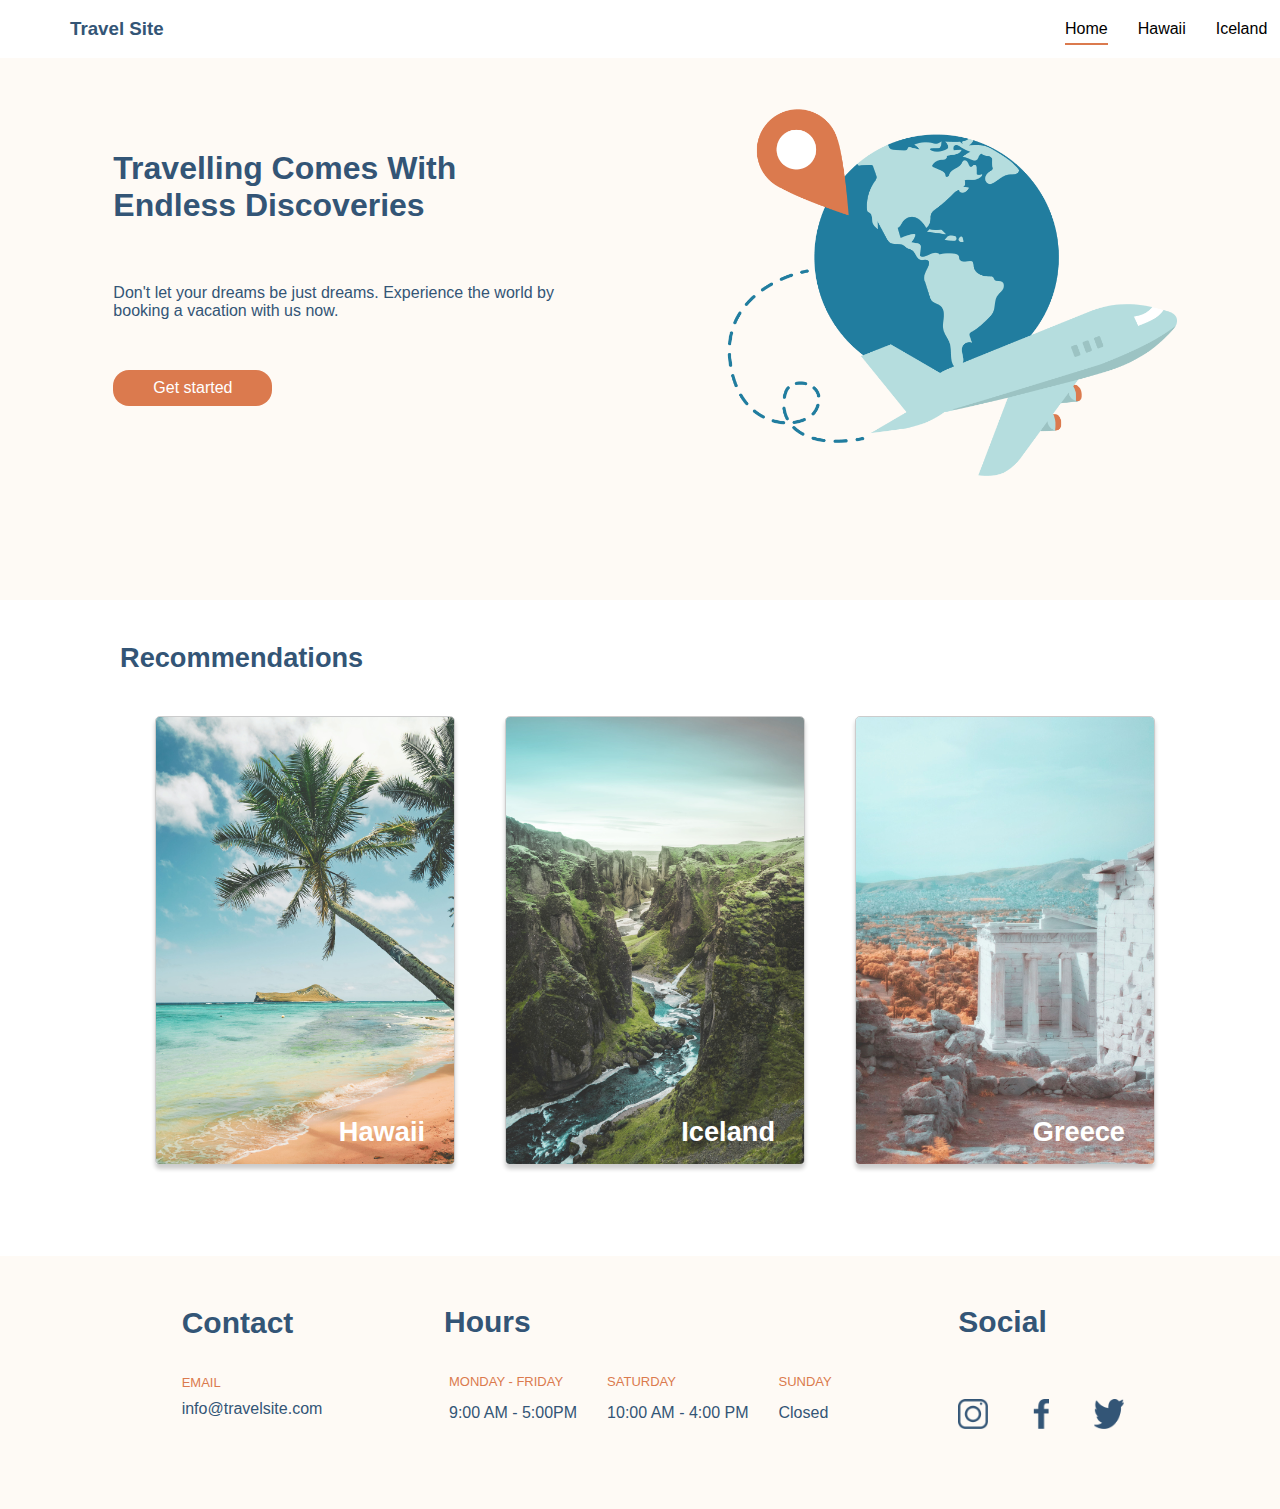
<file: index.html>
<html lang="en">

<head>
    <meta charset="UTF-8">
    <meta http-equiv="X-UA-Compatible" content="IE=edge">
    <meta name="viewport" content="width=device-width, initial-scale=1.0">
    <link rel="stylesheet" href="./css/main.css" />
    <link rel="stylesheet" href="./css/global.css" />
    <title>Travel site</title>
</head>

<body>

    <main class="main-nav__section">
        <h3 class="main-nav__title">Travel Site</h3>
        <nav>
            <ul class="main-nav__list">
                <div class="main-nav__wrapper--hover1">
                    <li class="main-nav__item" id="home"> <a class="nav__links" href="index.html">Home</a></li>
                </div>
                <div class="main-nav__wrapper--hover">
                    <li class="main-nav__item" id="hawaii"> <a class="nav__links" href="pages/hawaii.html">Hawaii</a>
                    </li>
                </div>
                <div class="main-nav__wrapper--hover">
                    <li class="main-nav__item" id="iceland"> <a class="nav__links" href="pages/iceland.html">Iceland</a>
                    </li>
                </div>
                <div class="main-nav__wrapper--hover">
                    <li class="main-nav__item" id="greece"> <a class="nav__links" href="pages/greece.html">Greece</a>
                    </li>
                </div>
            </ul>
        </nav>
    </main>

    <header class="hero__section">
        <div class="hero-section__container">
            <h1 class="hero-section__title"> Travelling Comes With<br>Endless Discoveries</h1>
            <p class="hero-slogan">Don't let your dreams be just dreams. Experience the world by booking a vacation
                with us now.</p>
            <button class="hero__cta"><a href="pages/form.html">Get started</a></button>
        </div>

        <hero-img__container>
            <img class="hero-image" src="/assets/images/hero.png" alt="plane going around the world illustration">
            </hero__container>
    </header>

    <h3 class="card-title">Recommendations</h3>
    <section class="card__container">
        <div class="card-content__hawaii">
            <div class="card__image">
                <img class="card-country__image" src="assets/images/hawaii.jpg" alt="Hawaii scenery">
                <div class="card-country__title">Hawaii</div>
            </div>
        </div>
        <div class="card-content__iceland">
            <div class="card__image">
                <img class="card-country__image" src="assets/images/iceland.jpg" alt="Iceland scenery">
                <div class="card-country__title">Iceland</div>
            </div>
        </div>
        <div class="card-content__greece">
            <div class="card__image">
                <img class="card-country__image" src="assets/images/greece.jpg" alt="Hawaii scenery">
                <div class="card-country__title">Greece</div>
            </div>
        </div>
    </section>

    <footer class="footer">
        <section class="footer__container">
            <div class="footer__contact">
                <ul>
                    <li>
                        <h3>Contact</h3>
                    </li>
                    <div class="footer-contact__info">
                        <li class="footer__email">
                            <p>EMAIL</p>
                        </li>
                        <li>
                            <a href="">info@travelsite.com</a>
                        </li>
                    </div>
                </ul>
            </div>

            <div class="hours">
                <h3>Hours</h3>
                <div class="hours__wrapper">
                    <section class="hours__inner">
                        <h6>MONDAY - FRIDAY</h6>
                        <p>9:00 AM - 5:00PM</p>
                    </section>
                    <section class="hours__inner">
                        <h6>SATURDAY</h6>
                        <p>10:00 AM - 4:00 PM</p>
                    </section>
                    <section class="hours__inner">
                        <h6>SUNDAY</h6>
                        <p>Closed</p>
                    </section>
                </div>

            </div>

            <div class="Social">
                <h3>Social</h3>
                <div class="social__logos">
                    <img class="instagram-logo" src="assets/icon-instagram.png">
                    <img class="facebook-logo" src="assets/icon-facebook.png">
                    <img class="twitter-logo" src="assets/icon-twitter.png">

                </div>
            </div>

        </section>
    </footer>


</body>

</html>
</file>
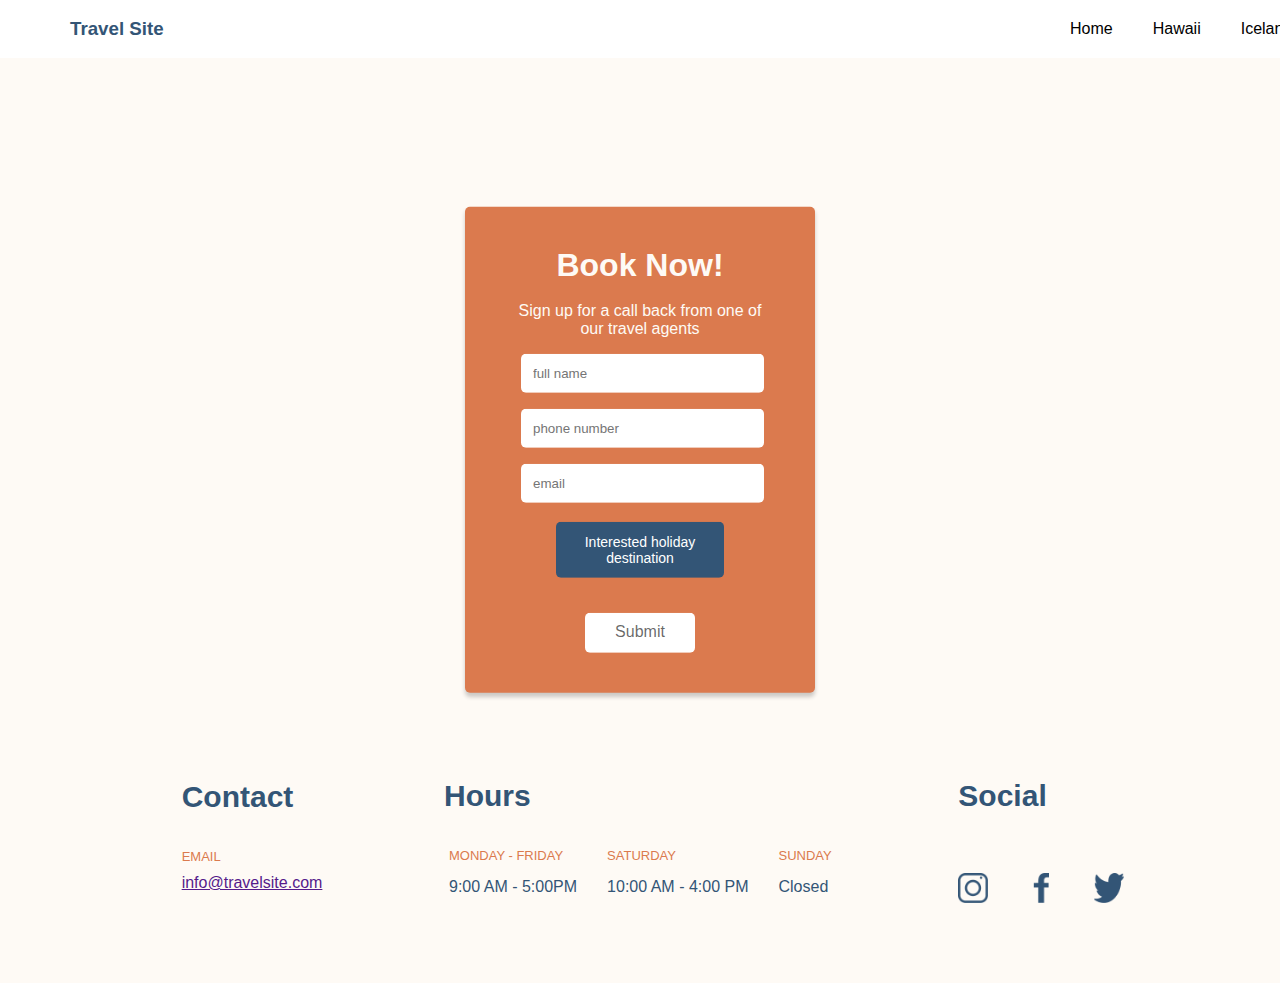
<file: pages/form.html>
<html lang="en">

<head>
    <meta charset="UTF-8">
    <meta http-equiv="X-UA-Compatible" content="IE=edge">
    <meta name="viewport" content="width=device-width, initial-scale=1.0">
    <link rel="stylesheet" href="../css/form.css" />
    <link rel="stylesheet" href="../css/global.css" />
    <title>Document</title>
</head>

<body>
    <!--
    <main class="main-nav__section">
        <h3 class="main-nav__title">Travel Site</h3>
        <nav>
            <ul class="main-nav__list">
                <div class="main-nav__wrapper--hover">
                    <li class="main-nav__item"> <a class="nav__links" href="../index.html">Home</a></li>
                </div>
                <div class="main-nav__wrapper--hover">
                    <li class="main-nav__item"> <a class="nav__links" href=" pages/hawaii.html">Hawaii</a> </li>
                </div>
                <div class="main-nav__wrapper--hover">
                    <li class="main-nav__item"> <a class="nav__links" href=" pages/iceland.html">Iceland</a></li>
                </div>
                <div class="main-nav__wrapper--hover">
                    <li class="main-nav__item"> <a class="nav__links" href=" pages/greece.html">Greece</a></li>
                </div>
            </ul>


        </nav>
    </main>
-->
    <main class="main-nav__section">
        <h3 class="main-nav__title">Travel Site</h3>
        <nav>
            <ul class="main-nav__list">
                <div class="main-nav__wrapper--hover">
                    <li class="main-nav__item" id="home"> <a class="nav__links" href="../index.html">Home</a></li>
                </div>
                <div class="main-nav__wrapper--hover">
                    <li class="main-nav__item--hawaii" id="hawaii"> <a class="nav__links" href="hawaii.html">Hawaii</a>
                    </li>
                </div>
                <div class="main-nav__wrapper--hover">
                    <li class="main-nav__item" id="iceland"> <a class="nav__links" href="iceland.html">Iceland</a></li>
                </div>
                <div class="main-nav__wrapper--hover">
                    <li class="main-nav__item" id="greece"> <a class="nav__links" href="greece.html">Greece</a></li>
                </div>
            </ul>


        </nav>
    </main>

    <!--form -->
    <section class="signup-form__wrapper">
        <div class="signup-form__content">
            <h1>Book Now!</h1> <br>
            <p>Sign up for a call back from one of our travel agents</p>
            <label class="signup-form__info">
                <input type="text" placeholder="full name"></input><br>
            </label>
            <label class="signup-form__info">
                <input type="number" placeholder="phone number"></input>
            </label>
            <label class="signup-form__info">
                <input type="email" placeholder="email"></input>
            </label>

            <div class="dropdown">
                <button class="dropbtn">Interested holiday destination</button>
                <div class="dropdown-content">
                    <input type="checkbox">
                    <label for="option1"> Hawaii</label><br>
                    <input type="checkbox">
                    <label for="option2"> Greece </label><br>
                    <input type="checkbox">
                    <label for="option3"> Iceland</label><br><br>
                </div>
            </div>

            <a href="../pages/form2.html" id="button">Submit</a>
        </div>
    </section>
    <!--footer -->
    <footer class="footer">
        <section class="footer__container">
            <div class="footer__contact">
                <ul>
                    <li>
                        <h3>Contact</h3>
                    </li>
                    <div class="footer-contact__info">
                        <li class="footer__email">
                            <p>EMAIL</p>
                        </li>
                        <li>
                            <a href="">info@travelsite.com</a>
                        </li>
                    </div>
                </ul>
            </div>

            <div class="hours">
                <h3>Hours</h3>
                <div class="hours__wrapper">
                    <section class="hours__inner">
                        <h6>MONDAY - FRIDAY</h6>
                        <p>9:00 AM - 5:00PM</p>
                    </section>
                    <section class="hours__inner">
                        <h6>SATURDAY</h6>
                        <p>10:00 AM - 4:00 PM</p>
                    </section>
                    <section class="hours__inner">
                        <h6>SUNDAY</h6>
                        <p>Closed</p>
                    </section>
                </div>

            </div>

            <div class="Social">
                <h3>Social</h3>
                <div class="social__logos">
                    <img class="instagram-logo" src="../assets/icon-instagram.png">
                    <img class="facebook-logo" src="../assets/icon-facebook.png">
                    <img class="twitter-logo" src="../assets/icon-twitter.png">

                </div>
            </div>

        </section>
    </footer>



</body>

</html>

<!-- REFERENCES
Dropdown menu reference: https://www.w3schools.com/howto/tryit.asp?filename=tryhow_css_js_dropdown_hover 
Sign-up form reference: https://codepen.io/akashrajendra/pen/QENzKM 
Plane flying animation: https://codepen.io/Decomind/pen/KKPxJpZ
-->
</file>
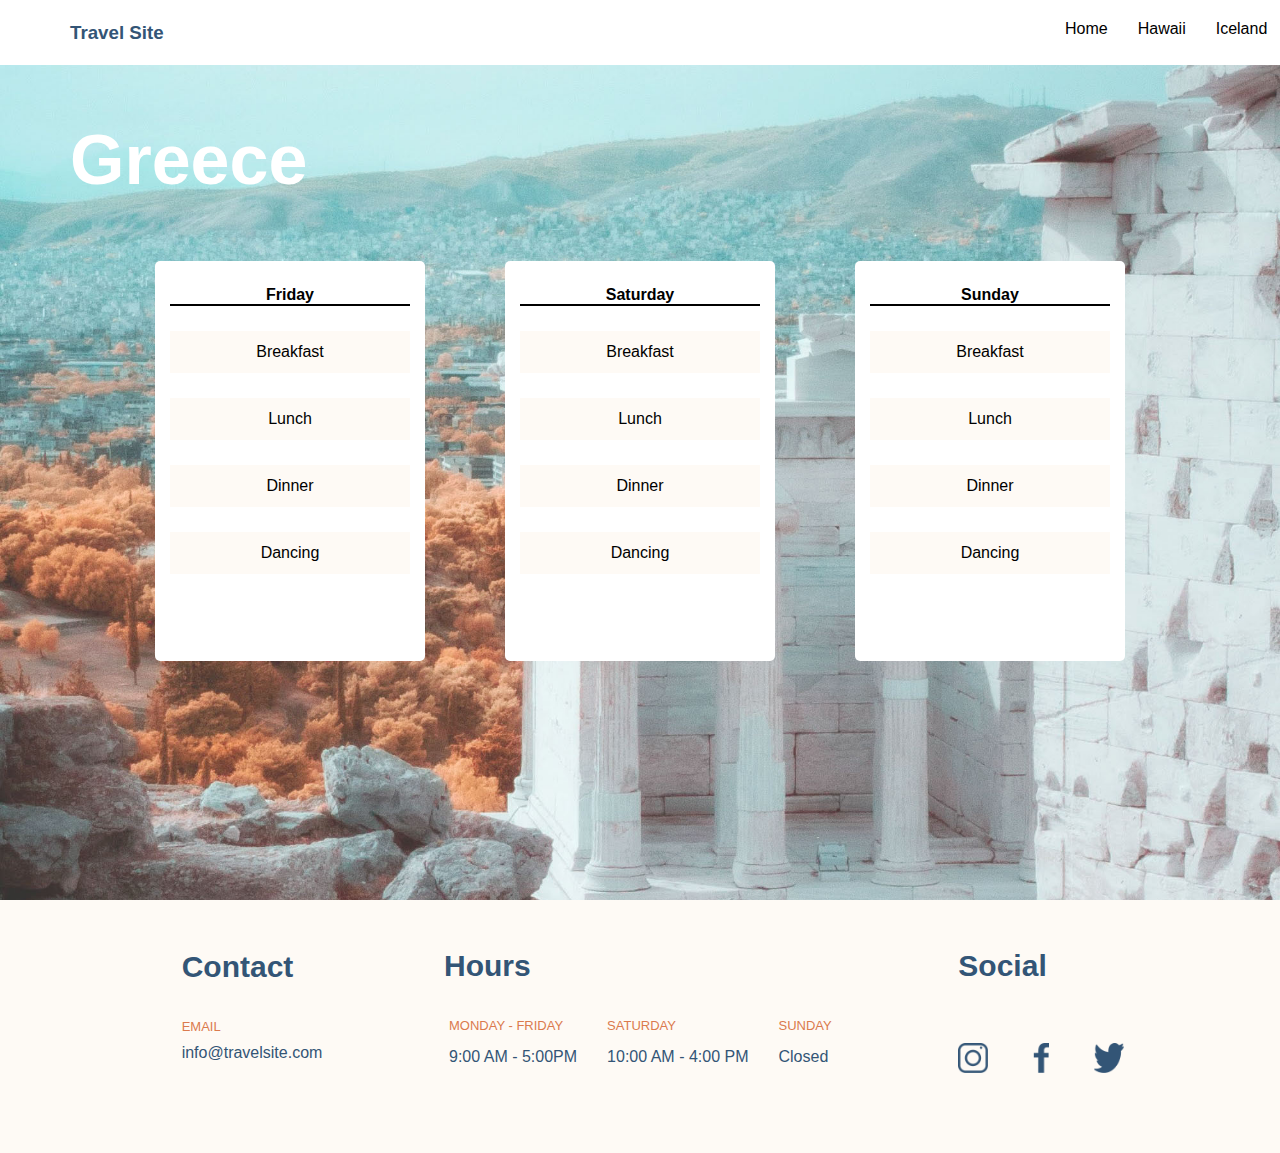
<file: pages/greece.html>
<html lang="en">

<head>
    <meta charset="UTF-8">
    <meta http-equiv="X-UA-Compatible" content="IE=edge">
    <meta name="viewport" content="width=device-width, initial-scale=1.0">
    <link rel="stylesheet" href="../css/destinations.css" />
    <link rel="stylesheet" href="../css/global.css" />
    <title>Document</title>
</head>

<body>

    <main class="main-nav__section">
        <h3 class="main-nav__title">Travel Site</h3>
        <nav>
            <ul class="main-nav__list">
                <div class="main-nav__wrapper--hover">
                    <li class="main-nav__item" id="home"> <a class="nav__links" href="../index.html">Home</a></li>
                </div>
                <div class="main-nav__wrapper--hover">
                    <li class="main-nav__item" id="hawaii"> <a class="nav__links" href="hawaii.html">Hawaii</a> </li>
                </div>
                <div class="main-nav__wrapper--hover">
                    <li class="main-nav__item" id="iceland"> <a class="nav__links" href="iceland.html">Iceland</a></li>
                </div>
                <div class="main-nav__wrapper--hover">
                    <li class="main-nav__item--greece" id="greece"> <a class="nav__links" href="greece.html">Greece</a>
                    </li>
                </div>
            </ul>


        </nav>
    </main>

    <div class="background-img__wrapper">
        <header class="background-img__greece">
            <div class="hawaii-title__wrapper">
                <h1 class="hawaii">Greece</h1>
            </div>
            <div class="hawaii__wrapper">
                <section class="hawaii-itinerary">
                    <div class="itinerary-items">
                        <div class="itinerary__day">Friday </div>
                        <div class="itinerary__content">Breakfast</div>
                        <div class="itinerary__content">Lunch</div>
                        <div class="itinerary__content">Dinner</div>
                        <div class="itinerary__content">Dancing</div>
                    </div>

                    <div class="itinerary-items">
                        <div class="itinerary__day">Saturday </div>
                        <div class="itinerary__content">Breakfast</div>
                        <div class="itinerary__content">Lunch</div>
                        <div class="itinerary__content">Dinner</div>
                        <div class="itinerary__content">Dancing</div>
                    </div>


                    <div class="itinerary-items">
                        <div class="itinerary__day">Sunday</div>
                        <div class="itinerary__content">Breakfast</div>
                        <div class="itinerary__content">Lunch</div>
                        <div class="itinerary__content">Dinner</div>
                        <div class="itinerary__content">Dancing</div>
                    </div>
                </section>
            </div>
        </header>
    </div>

    <footer class="footer">
        <section class="footer__container">
            <div class="footer__contact">
                <ul>
                    <li>
                        <h3>Contact</h3>
                    </li>
                    <div class="footer-contact__info">
                        <li class="footer__email">
                            <p>EMAIL</p>
                        </li>
                        <li>
                            <a href="">info@travelsite.com</a>
                        </li>
                    </div>
                </ul>
            </div>

            <div class="hours">
                <h3>Hours</h3>
                <div class="hours__wrapper">
                    <section class="hours__inner">
                        <h6>MONDAY - FRIDAY</h6>
                        <p>9:00 AM - 5:00PM</p>
                    </section>
                    <section class="hours__inner">
                        <h6>SATURDAY</h6>
                        <p>10:00 AM - 4:00 PM</p>
                    </section>
                    <section class="hours__inner">
                        <h6>SUNDAY</h6>
                        <p>Closed</p>
                    </section>
                </div>

            </div>

            <div class="Social">
                <h3>Social</h3>
                <div class="social__logos">
                    <img class="instagram-logo" src="../assets/icon-instagram.png">
                    <img class="facebook-logo" src="../assets/icon-facebook.png">
                    <img class="twitter-logo" src="../assets/icon-twitter.png">

                </div>
            </div>

        </section>
    </footer>
</body>

</html>
</file>
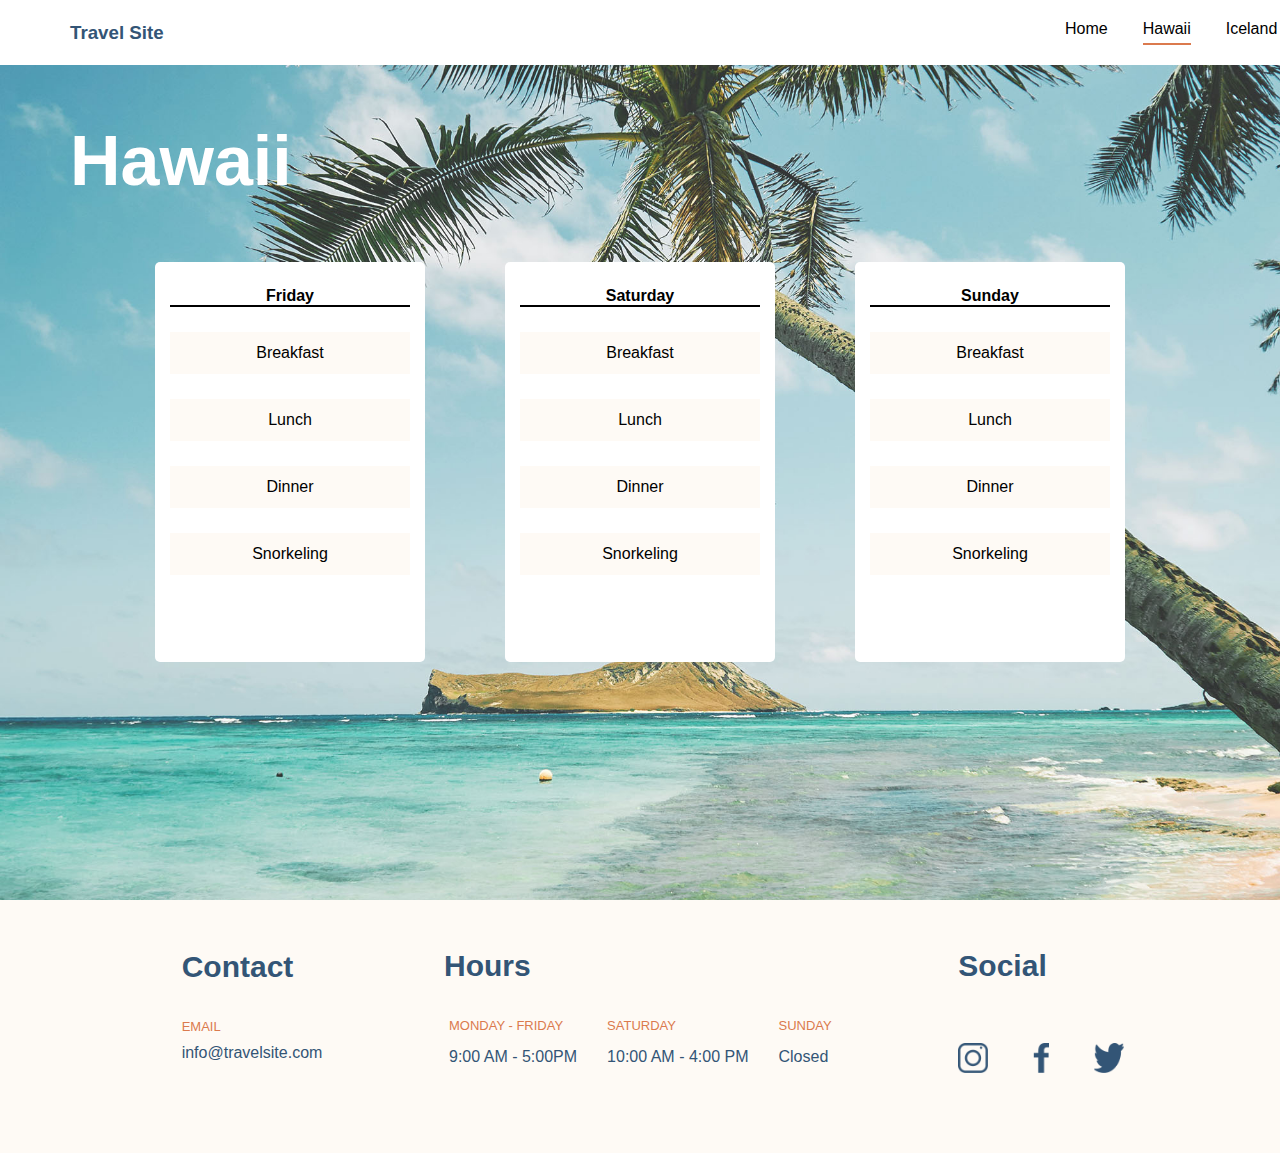
<file: pages/hawaii.html>
<html lang="en">

<head>
    <meta charset="UTF-8">
    <meta http-equiv="X-UA-Compatible" content="IE=edge">
    <meta name="viewport" content="width=device-width, initial-scale=1.0">
    <link rel="stylesheet" href="../css/destinations.css" />
    <link rel="stylesheet" href="../css/global.css" />
    <title>Document</title>

</head>

<body>

    <main class="main-nav__section">
        <h3 class="main-nav__title">Travel Site</h3>
        <nav>
            <ul class="main-nav__list">
                <div class="main-nav__wrapper--hover">
                    <li class="main-nav__item" id="home"> <a class="nav__links" href="../index.html">Home</a></li>
                </div>
                <div class="main-nav__wrapper--hover">
                    <li class="main-nav__item--hawaii" id="hawaii"> <a class="nav__links" href="hawaii.html">Hawaii</a>
                    </li>
                </div>
                <div class="main-nav__wrapper--hover">
                    <li class="main-nav__item" id="iceland"> <a class="nav__links" href="iceland.html">Iceland</a></li>
                </div>
                <div class="main-nav__wrapper--hover">
                    <li class="main-nav__item" id="greece"> <a class="nav__links" href="greece.html">Greece</a></li>
                </div>
            </ul>


        </nav>
    </main>

    <header class="background-img__container">
        <div class="hawaii-title__wrapper">
            <h1 class="hawaii">Hawaii</h1>
        </div>
        <div class="hawaii__wrapper">
            <section class="hawaii-itinerary">
                <div class="itinerary-items">
                    <div class="itinerary__day">Friday </div>
                    <div class="itinerary__content">Breakfast</div>
                    <div class="itinerary__content">Lunch</div>
                    <div class="itinerary__content">Dinner</div>
                    <div class="itinerary__content">Snorkeling</div>
                </div>

                <div class="itinerary-items">
                    <div class="itinerary__day">Saturday </div>
                    <div class="itinerary__content">Breakfast</div>
                    <div class="itinerary__content">Lunch</div>
                    <div class="itinerary__content">Dinner</div>
                    <div class="itinerary__content">Snorkeling</div>
                </div>


                <div class="itinerary-items">
                    <div class="itinerary__day">Sunday</div>
                    <div class="itinerary__content">Breakfast</div>
                    <div class="itinerary__content">Lunch</div>
                    <div class="itinerary__content">Dinner</div>
                    <div class="itinerary__content">Snorkeling</div>
                </div>
            </section>
        </div>
    </header>

    <footer class="footer">
        <section class="footer__container">
            <div class="footer__contact">
                <ul>
                    <li>
                        <h3>Contact</h3>
                    </li>
                    <div class="footer-contact__info">
                        <li class="footer__email">
                            <p>EMAIL</p>
                        </li>
                        <li>
                            <a href="">info@travelsite.com</a>
                        </li>
                    </div>
                </ul>
            </div>

            <div class="hours">
                <h3>Hours</h3>
                <div class="hours__wrapper">
                    <section class="hours__inner">
                        <h6>MONDAY - FRIDAY</h6>
                        <p>9:00 AM - 5:00PM</p>
                    </section>
                    <section class="hours__inner">
                        <h6>SATURDAY</h6>
                        <p>10:00 AM - 4:00 PM</p>
                    </section>
                    <section class="hours__inner">
                        <h6>SUNDAY</h6>
                        <p>Closed</p>
                    </section>
                </div>

            </div>

            <div class="Social">
                <h3>Social</h3>
                <div class="social__logos">
                    <img class="instagram-logo" src="../assets/icon-instagram.png">
                    <img class="facebook-logo" src="../assets/icon-facebook.png">
                    <img class="twitter-logo" src="../assets/icon-twitter.png">

                </div>
            </div>

        </section>
    </footer>





</body>

</html>
</file>
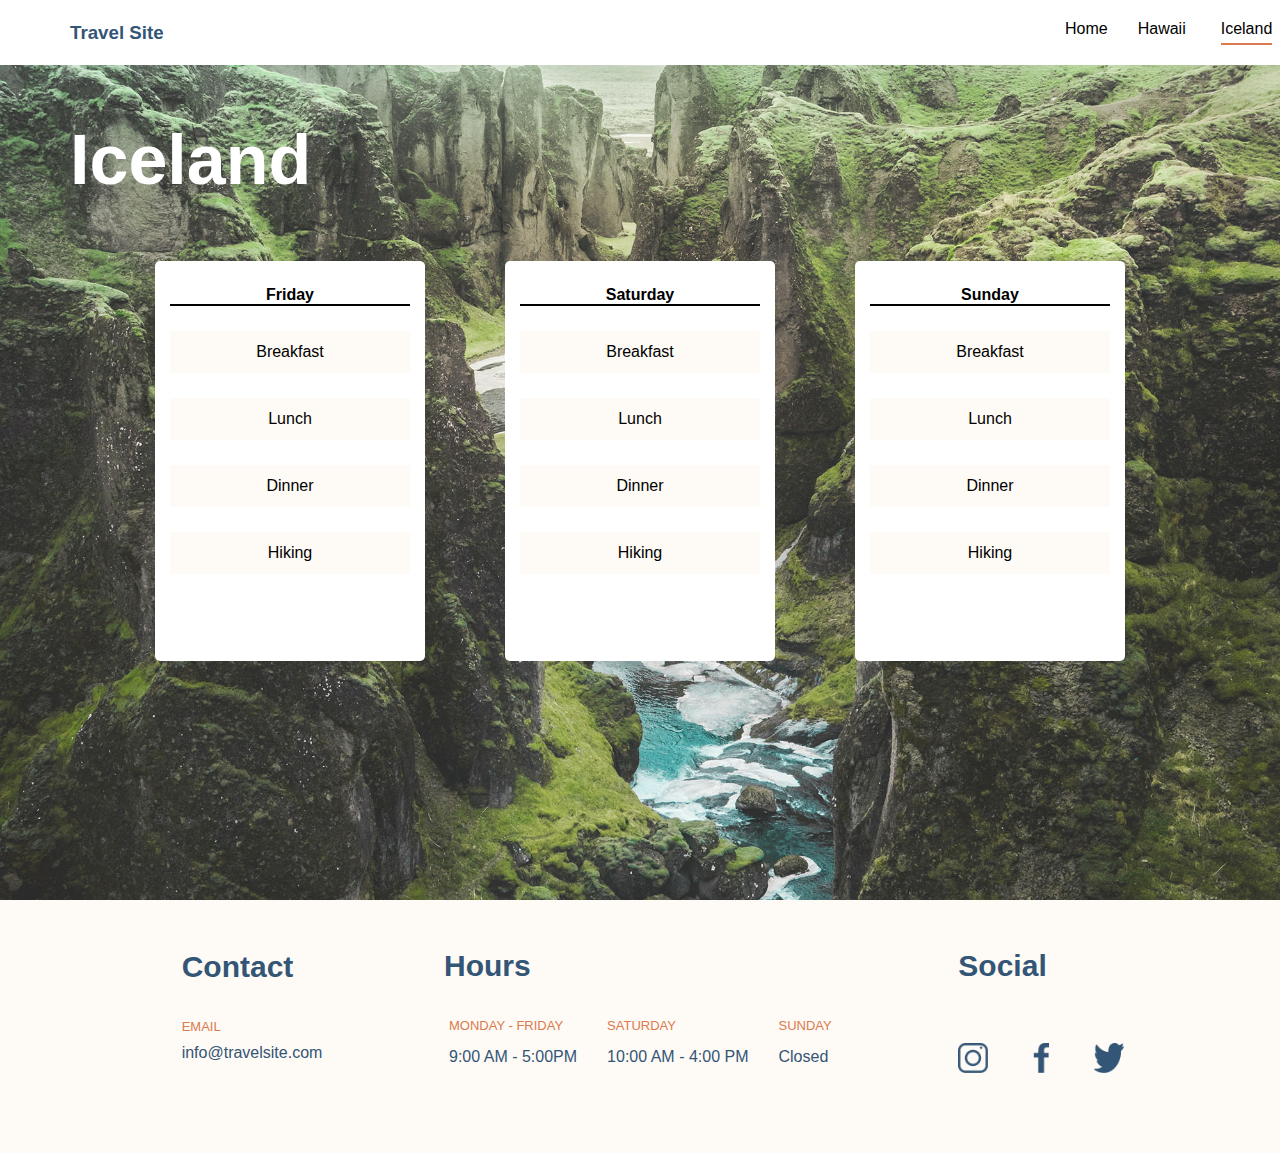
<file: pages/iceland.html>
<html lang="en">

<head>
    <meta charset="UTF-8">
    <meta http-equiv="X-UA-Compatible" content="IE=edge">
    <meta name="viewport" content="width=device-width, initial-scale=1.0">
    <link rel="stylesheet" href="../css/destinations.css" />
    <link rel="stylesheet" href="../css/global.css" />
    <title>Document</title>
</head>

<body>
    <main class="main-nav__section">
        <h3 class="main-nav__title">Travel Site</h3>
        <nav>
            <ul class="main-nav__list">
                <div class="main-nav__wrapper--hover">
                    <li class="main-nav__item" id="home"> <a class="nav__links" href="../index.html">Home</a></li>
                </div>
                <div class="main-nav__wrapper--hover">
                    <li class="main-nav__item" id="hawaii"> <a class="nav__links" href="hawaii.html">Hawaii</a> </li>
                </div>
                <div class="main-nav__wrapper--hover">
                    <li class="main-nav__item--iceland" id="iceland"> <a class="nav__links"
                            href="iceland.html">Iceland</a></li>
                </div>
                <div class="main-nav__wrapper--hover">
                    <li class="main-nav__item" id="greece"> <a class="nav__links" href="greece.html">Greece</a></li>
                </div>
            </ul>


        </nav>
    </main>

    <header class="background-img__iceland">
        <div class="hawaii-title__wrapper">
            <h1 class="hawaii">Iceland</h1>
        </div>
        <div class="hawaii__wrapper">
            <section class="hawaii-itinerary">
                <div class="itinerary-items">
                    <div class="itinerary__day">Friday </div>
                    <div class="itinerary__content">Breakfast</div>
                    <div class="itinerary__content">Lunch</div>
                    <div class="itinerary__content">Dinner</div>
                    <div class="itinerary__content">Hiking</div>
                </div>

                <div class="itinerary-items">
                    <div class="itinerary__day">Saturday </div>
                    <div class="itinerary__content">Breakfast</div>
                    <div class="itinerary__content">Lunch</div>
                    <div class="itinerary__content">Dinner</div>
                    <div class="itinerary__content">Hiking</div>
                </div>


                <div class="itinerary-items">
                    <div class="itinerary__day">Sunday</div>
                    <div class="itinerary__content">Breakfast</div>
                    <div class="itinerary__content">Lunch</div>
                    <div class="itinerary__content">Dinner</div>
                    <div class="itinerary__content">Hiking</div>
                </div>
            </section>
        </div>
    </header>
    <footer class="footer">
        <section class="footer__container">
            <div class="footer__contact">
                <ul>
                    <li>
                        <h3>Contact</h3>
                    </li>
                    <div class="footer-contact__info">
                        <li class="footer__email">
                            <p>EMAIL</p>
                        </li>
                        <li>
                            <a href="">info@travelsite.com</a>
                        </li>
                    </div>
                </ul>
            </div>

            <div class="hours">
                <h3>Hours</h3>
                <div class="hours__wrapper">
                    <section class="hours__inner">
                        <h6>MONDAY - FRIDAY</h6>
                        <p>9:00 AM - 5:00PM</p>
                    </section>
                    <section class="hours__inner">
                        <h6>SATURDAY</h6>
                        <p>10:00 AM - 4:00 PM</p>
                    </section>
                    <section class="hours__inner">
                        <h6>SUNDAY</h6>
                        <p>Closed</p>
                    </section>
                </div>

            </div>

            <div class="Social">
                <h3>Social</h3>
                <div class="social__logos">
                    <img class="instagram-logo" src="../assets/icon-instagram.png">
                    <img class="facebook-logo" src="../assets/icon-facebook.png">
                    <img class="twitter-logo" src="../assets/icon-twitter.png">

                </div>
            </div>

        </section>
    </footer>
</body>

</html>
</file>
<file: css/main.css>
:root {
  --deep-orange: #db7a4e;
  --formal-blue: #335576;
  --home-white: #fefaf5;
  --white: #fff;
}

* {
  box-sizing: border-box;
  padding: 0;
  margin: 0;
}

/* Nav bar */

.main-nav__title {
  color: #335576;
  padding-left: 70px;
  width: 200px;
}

.main-nav__section {
  display: flex;
  justify-content: space-between;
  align-items: center;
  background-color: #fff;
  position: fixed;
  z-index: 99;
}

.main-nav__list {
  list-style-type: none;
  display: flex;
  justify-content: flex-end;
  margin-left: 850px;
  padding-right: 100px;
}

.main-nav__item {
  display: inline-block;
  margin: 0 15px;
}
.main-nav__wrapper--hover {
  padding-top: 20px;
  padding-bottom: 20px;
}

#home {
  border-bottom: 2px solid #db7a4e;
  margin-top: 20px;
  padding-bottom: 5px;
}

#home:hover {
  border-bottom: 2px solid #db7a4e;
  padding-bottom: 5px;
}
#hawaii:hover {
  border-bottom: 2px solid #db7a4e;
  padding-bottom: 5px;
}
#iceland:hover {
  border-bottom: 2px solid #db7a4e;
  padding-bottom: 5px;
}
#greece:hover {
  border-bottom: 2px solid #db7a4e;
  padding-bottom: 5px;
}

.nav__links {
  color: black;
  text-decoration: none;
}

/* Hero container */

.hero-image {
  width: 450px;
  margin-top: 100px;
  margin-left: 20px;
}

.hero__section {
  background-color: #fefaf5;
  display: flex;
  height: 600px;
  justify-content: space-evenly;
}

.hero__cta {
  background-color: #db7a4e;
  border: none;
  color: #fff;
  padding: 9px 40px;
  text-align: center;
  font-size: 16px;
  border-radius: 16px;
  margin-top: 50px;
  margin-left: 10px;
  transition-duration: 0.5s;
}

.hero__cta:hover {
  background-color: #b16440;
}

.hero__cta a {
  text-decoration: none;
  color: #fff;
}

.hero-section__title,
.hero-slogan {
  color: #335576;
  margin-top: 50px;
  margin-left: 10px;
}

.hero-slogan {
  padding-top: 10px;
}

.hero-section__container {
  width: 500px;
  height: 1000px;
  margin-top: 100px;
}

/* recommendations card section */

.card-title {
  line-height: 5em;
  margin-left: 120px;
  margin-top: -10px;
  color: #335576;
  font-size: 1.7rem;
}

.card__container {
  display: flex;
  justify-content: center;
  margin-top: -50px;
}

.card-content__hawaii,
.card-content__iceland,
.card-content__greece {
  background: white;
  width: 270px;
  height: 400px;
  margin: 40px;
  padding: 0;
}

.card-country__image {
  max-width: 300px;
  max-height: 500px;
  border-radius: 5px;
  border: 1px solid rgba(0, 0, 0, 0.2);
  box-shadow: 0 4px 4px rgba(0, 0, 0, 0.2);
}

.card__image {
  position: relative;
}

.card-country__title {
  position: absolute;
  bottom: 17px;
  right: 0;
  color: #fff;
  font-family: Verdana, Geneva, Tahoma, sans-serif;
  font-weight: 600;
  font-size: 1.7rem;
}

/* footer */

.footer {
  margin-top: 100px;
  background-color: #fefaf5;
}

.footer__contact ul {
  list-style-type: none;
}

.footer-contact__info {
  color: #335576;
  text-decoration: none;
}

.footer-contact__info a {
  text-decoration: none;
  color: #335576;
}

.footer__container {
  display: flex;
  justify-content: space-evenly;
  padding-bottom: 80px;
  margin-left: 110px;
}

.footer__container,
.footer__contact,
.hours,
.social {
  margin-top: 40px;
  color: #335576;
}

.footer__contact {
  margin-left: -40px;
}
.social {
  margin-right: 60px;
}

.hours p {
  margin-top: 15px;
}

.hours h3 {
  margin-top: 9px;
  margin-left: 10px;
}

.hours__wrapper {
  display: flex;
  margin-top: 35px;
}

.hours__inner {
  padding-right: 15px;
  padding-left: 15px;
}

.footer__contact li {
  margin-top: 10px;
}

.footer__contact p {
  color: #db7a4e;
}

.footer-contact__info {
  margin-top: 35px;
}

.footer__container h3 {
  font-size: 30px;
}

.footer__email {
  font-size: 13px;
}

.social img {
  margin-top: 60px;
  margin-right: 10%;
  width: 30px;
  height: 30px;
}

.facebook-logo {
  margin-left: 30px;
}

.twitter-logo {
  margin-left: 30px;
}

.social h3 {
  margin-top: 9px;
}

.social__logos {
  display: flex;
}

.hours__wrapper h6 {
  font-weight: 100;
  color: #db7a4e;
  font-size: 13px;
}
</file>
<file: css/global.css>
html,
body
{font-family: Verdana, Geneva, Tahoma, sans-serif;}
</file>
<file: css/form.css>
* {
  box-sizing: border-box;
  padding: 0;
  margin: 0;
}

body {
  background-color: #fefaf5;
}
/*nav*/
.main-nav__title {
  color: #335576;
  padding-left: 70px;

  width: 200px;
}

.main-nav__section {
  display: flex;
  justify-content: space-between;
  align-items: center;

  position: fixed;
  z-index: 99;
  background-color: #fff;
}

.main-nav__list {
  list-style-type: none;
  display: flex;
  justify-content: flex-end;

  margin-left: 850px;
  padding-right: 100px;
}

.main-nav__item {
  display: inline-block;
}

.main-nav__wrapper--hover {
  padding: 20px;

  padding-bottom: 20px;
}

#home:hover {
  border-bottom: 2px solid #db7a4e;
  padding-bottom: 5px;
}
#hawaii:hover {
  border-bottom: 2px solid #db7a4e;
  padding-bottom: 5px;
}
#iceland:hover {
  border-bottom: 2px solid #db7a4e;
  padding-bottom: 5px;
}
#greece:hover {
  border-bottom: 2px solid #db7a4e;
  padding-bottom: 5px;
}

.nav__links {
  color: black;
  text-decoration: none;
}

/* FORM*/
.signup-form__wrapper {
  height: 70vh;
}

.signup-form__content {
  position: absolute;
  max-width: 350px;
  width: auto;
  padding: 40px;
  background: #db7a4e;
  border-radius: 5px;
  top: 50%;
  left: 50%;
  transform: translateX(-50%) translateY(-50%);
  box-shadow: 0px 4px 4px rgba(0, 0, 0, 0.2);
  color: #db7a4e;
}

.signup-form__content p,
h1 {
  color: #fefaf5;
  text-align: center;
}

input[type="email"] {
  outline: none;
  display: inline;
  width: 90%;
  padding: 10px;
  border: 2px solid transparent;
  border-radius: 5px;
  box-sizing: border-box;
  margin-top: 1rem;
  margin-left: 1rem;
  margin-right: 1rem;
}

input[type="email"]:focus {
  border: 2px solid #aaa;
}

input[type="text"] {
  outline: none;
  display: inline-block;
  width: 90%;
  padding: 10px;
  border: 2px solid transparent;
  border-radius: 5px;
  box-sizing: border-box;
  margin-top: 1rem;
  margin-left: 1rem;
  margin-right: 1rem;
}

input[type="text"]:focus {
  border: 2px solid #aaa;
}

input[type="number"] {
  outline: none;
  display: inline-block;
  width: 90%;
  padding: 10px;
  border: 2px solid transparent;
  border-radius: 5px;
  box-sizing: border-box;
  margin-top: 1rem;
  margin-left: 1rem;
  margin-right: 1rem;
}

input[type="number"]:focus {
  border: 2px solid #aaa;
}

#button {
  color: rgba(0, 0, 0, 0.6);
  text-decoration: none;
  border-radius: 5px;
  width: 27%;
  display: inline-block;
  padding: 8px;
  background: #fff;
  text-align: center;
  border: 2px solid transparent;
  transition: all 0.6s;
}

#button:hover {
  border: 2px solid white;
}

#button {
  box-sizing: border-box;
  width: 100%;
  display: block;
  margin-top: 5px;
}

/* drop down form feature*/
.dropbtn {
  background-color: #335576;
  color: white;
  font-size: 14px;
  outline: none;
  display: inline-block;

  padding: 10px;
  border: 2px solid transparent;
  border-radius: 5px;
  box-sizing: border-box;
  margin-top: -1rem;
  margin-left: 1rem;
  margin-right: 1rem;
}

.dropdown {
  position: relative;
  display: inline-block;
  margin: 2.2rem;
}

#button {
  margin: auto;
  width: 110px;
  height: 40px;
}

.dropdown-content {
  display: none;
  position: absolute;
  background-color: #fefaf5;
  min-width: 160px;
  box-shadow: 0px 8px 16px 0px rgba(0, 0, 0, 0.2);
  z-index: 1;
  padding-left: 5px;
  padding-top: 5px;
  margin-left: 20px;
}

.dropdown-content a:hover {
  background-color: #ddd;
}

.dropdown:hover .dropdown-content {
  display: block;
}

.dropdown:hover .dropbtn {
  background-color: #335576;
}

/* footer */

.footer {
  margin-top: 100px;
  background-color: #fefaf5;
}

.footer__contact ul {
  list-style-type: none;
}

.footer-contact__info {
  color: #335576;
  text-decoration: none;
}

.footer__container {
  display: flex;
  justify-content: space-evenly;
  padding-bottom: 80px;
  margin-left: 110px;
}

.footer__container,
.footer__contact,
.hours,
.social {
  margin-top: 40px;
  color: #335576;
}

.footer__contact {
  margin-left: -40px;
}
.social {
  margin-right: 60px;
}

.hours p {
  margin-top: 15px;
}

.hours h3 {
  margin-top: 9px;
  margin-left: 10px;
}

.hours__wrapper {
  display: flex;
  margin-top: 35px;
}

.hours__inner {
  padding-right: 15px;
  padding-left: 15px;
}

.footer__contact li {
  margin-top: 10px;
}

.footer__contact p {
  color: #db7a4e;
}

.footer-contact__info {
  margin-top: 35px;
}

.footer__container h3 {
  font-size: 30px;
}

.footer__email {
  font-size: 13px;
}

.social img {
  margin-top: 60px;
  margin-right: 10%;
  width: 30px;
  height: 30px;
}

.facebook-logo {
  margin-left: 30px;
}

.twitter-logo {
  margin-left: 30px;
}

.social h3 {
  margin-top: 9px;
}

.social__logos {
  display: flex;
}

.hours__wrapper h6 {
  font-weight: 100;
  color: #db7a4e;
  font-size: 13px;
}

/* form 2 css*/

.signup-form__wrapper2 {
  height: 60vh;
}

.content2 {
  position: absolute;
  width: 300px;
  height: 300px;
  max-width: 350px;
  padding: 40px;
  background: #db7a4e;
  border-radius: 5px;
  top: 50%;
  left: 50%;
  transform: translateX(-50%) translateY(-60%);
  box-shadow: 0px 4px 4px rgba(0, 0, 0, 0.2);
  color: #fefaf5;
}

.cloud {
  position: absolute;
  top: 200px;
  animation: cloud 2.5s linear 0s infinite reverse;
}
.cloud img {
  width: 100px;
  height: 100px;
}
@keyframes cloud {
  from {
    right: 0px;
  }
  to {
    right: 100%;
    display: none;
  }
}
</file>
<file: css/destinations.css>
:root {
  --deep-orange: #db7a4e;
  --formal-blue: #335576;
  --home-white: #fefaf5;
  --white: #fff;
}

* {
  margin: 0;
  padding: 0;
  box-sizing: border-box;
}

/* background-body images */

.background-img__container {
  background-image: url(../assets/images/hawaii.jpg);
  height: 100vh;
  background-size: cover;
  background-position: center center;
  position: relative;
  padding-top: 1px;
}

.background-img__iceland {
  background-image: url(../assets/images/iceland.jpg);
  height: 100vh;
  background-size: cover;
  background-position: center center;
  position: relative;
}

.background-img__greece {
  background-image: url(../assets/images/greece.jpg);
  height: 100vh;
  background-size: cover;
  background-position: center center;
  position: relative;
}

.background-img__container {
  position: relative;
}

.hawaii-title__wrapper {
  position: absolute;
}

.hawaii-title__wrapper h1 {
  margin-top: 120px;
}

/*nav bar*/

.main-nav__title {
  color: #335576;
  padding-left: 70px;
  width: 200px;
}

.main-nav__section {
  display: flex;
  justify-content: space-between;
  align-items: center;
  position: fixed;
  z-index: 99;
  background-color: #fff;
}

.main-nav__list {
  list-style-type: none;
  display: flex;
  justify-content: flex-end;
  margin-left: 850px;
  padding-right: 100px;
}

.main-nav__item {
  display: inline-block;
  margin: 0 -5px;
}

.main-nav__wrapper--hover {
  padding: 20px;
  padding-bottom: 20px;
}

.main-nav__item--hawaii {
  border-bottom: 2px solid #db7a4e;
  padding-bottom: 5px;
}

.main-nav__item--greece {
  border-bottom: 2px solid #db7a4e;
  padding-bottom: 5px;
}

.main-nav__item--iceland {
  border-bottom: 2px solid #db7a4e;
  padding-bottom: 5px;
}

#home:hover {
  border-bottom: 2px solid #db7a4e;
  padding-bottom: 5px;
}

#hawaii:hover {
  border-bottom: 2px solid #db7a4e;
  padding-bottom: 5px;
}

#iceland:hover {
  border-bottom: 2px solid #db7a4e;
  padding-bottom: 5px;
}

#greece:hover {
  border-bottom: 2px solid #db7a4e;
  padding-bottom: 5px;
}

.nav__links {
  color: black;
  text-decoration: none;
}

/* cards */

.hawaii {
  color: #fff;
  font-size: 70px;
  margin-top: 60px;
  margin-left: 70px;
}

.hawaii__wrapper {
  position: relative;
  top: 140px;
  padding-top: 1px;
}

.hawaii-itinerary {
  display: flex;
  justify-content: center;
  margin-top: 80px;
}

.itinerary-items {
  background-color: #fff;
  width: 270px;
  height: 400px;
  margin: 40px;
  border-radius: 5px;
}

.itinerary__content {
  background-color: #fefaf5;
  padding: 12px;
  text-align: center;
  margin: 25px 15px;
}

.itinerary__day {
  border-bottom: 2px solid black;
  text-align: center;
  margin: 25px 15px;
  font-weight: bold;
}

/* footer */

.footer {
  margin-top: -40px;
  background-color: #fefaf5;
}

.footer__contact ul {
  list-style-type: none;
}

.footer__container a {
  color: #335576;
  text-decoration: none;
}

.footer__container {
  display: flex;
  justify-content: space-evenly;
  padding-bottom: 80px;
  margin-left: 110px;
}

.footer__container,
.footer__contact,
.hours,
.social {
  margin-top: 40px;
  color: #335576;
}

.footer__contact {
  margin-left: -40px;
}

.social {
  margin-right: 60px;
}

.hours p {
  margin-top: 15px;
}

.hours h3 {
  margin-top: 9px;
  margin-left: 10px;
}

.hours__wrapper {
  display: flex;
  margin-top: 35px;
}

.hours__inner {
  padding-right: 15px;
  padding-left: 15px;
}

.footer__contact li {
  margin-top: 10px;
}

.footer__contact p {
  color: #db7a4e;
}

.footer-contact__info {
  margin-top: 35px;
}

.social img {
  margin-top: 60px;
  margin-right: 10%;
  width: 30px;
  height: 30px;
}

.facebook-logo {
  margin-left: 30px;
}

.twitter-logo {
  margin-left: 30px;
}

.social h3 {
  margin-top: 9px;
}

.social__logos {
  display: flex;
}

.footer__container h3 {
  font-size: 30px;
}

.hours__wrapper h6 {
  font-weight: 100;
  color: #db7a4e;
  font-size: 13px;
}

.footer__email {
  font-size: 13px;
}
</file>
